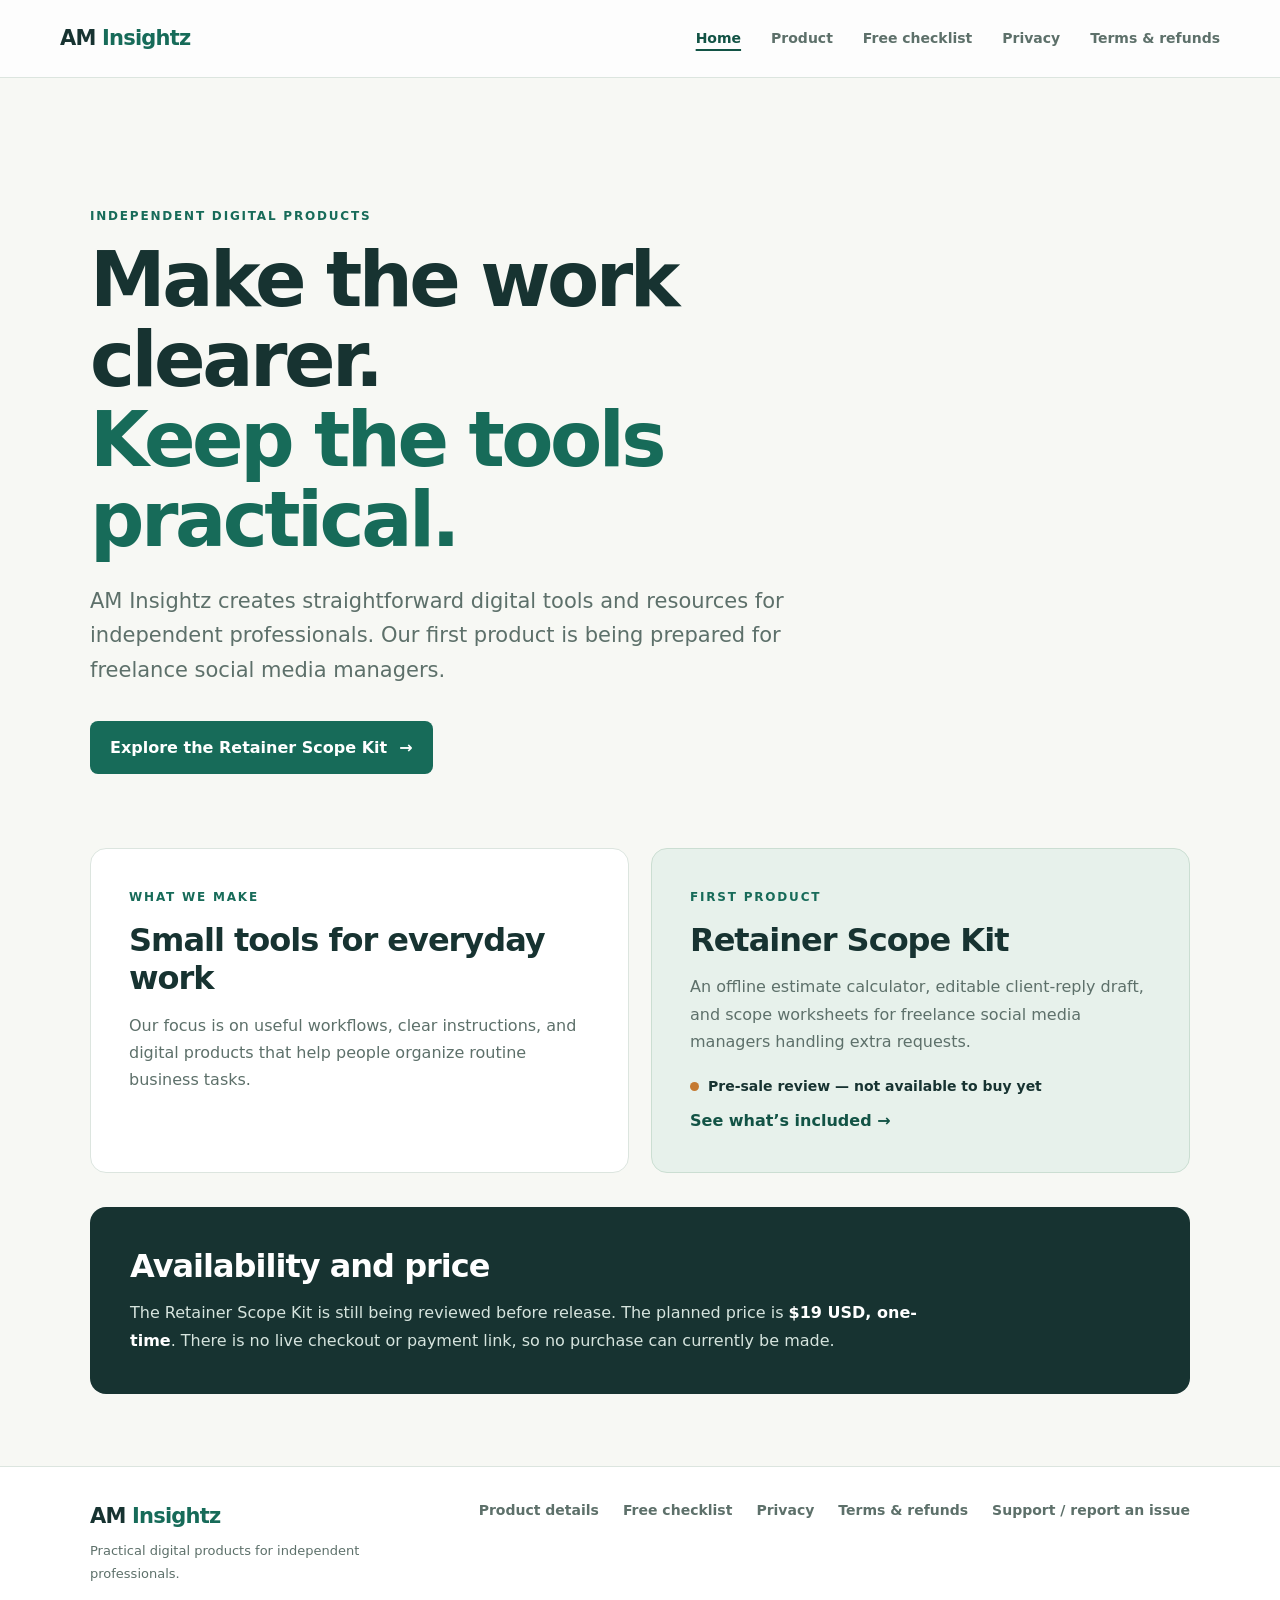
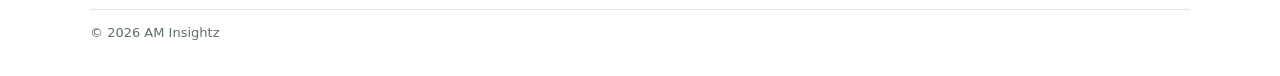
<file: index.html>
<!doctype html>
<html lang="en">
<head>
  <meta charset="utf-8">
  <meta name="viewport" content="width=device-width, initial-scale=1">
  <meta name="description" content="AM Insightz develops practical digital products for independent professionals. Explore the Retainer Scope Kit for freelance social media managers.">
  <meta name="theme-color" content="#f7f8f4">
  <title>AM Insightz — Practical digital tools</title>
  <link rel="stylesheet" href="assets/site.css">
</head>
<body>
  <a class="skip-link" href="#main">Skip to content</a>
  <header class="site-header">
    <a class="wordmark" href="index.html" aria-label="AM Insightz home">AM <span>Insightz</span></a>
    <nav aria-label="Main navigation">
      <a href="index.html" aria-current="page">Home</a>
      <a href="product.html">Product</a>
      <a href="checklist.html">Free checklist</a><a href="privacy.html">Privacy</a>
      <a href="terms.html">Terms &amp; refunds</a>
    </nav>
  </header>
  <main id="main">
    <section class="hero">
      <p class="eyebrow">Independent digital products</p>
      <h1>Make the work clearer.<br><span>Keep the tools practical.</span></h1>
      <p class="lead">AM Insightz creates straightforward digital tools and resources for independent professionals. Our first product is being prepared for freelance social media managers.</p>
      <a class="button" href="product.html">Explore the Retainer Scope Kit <span aria-hidden="true">→</span></a>
    </section>
    <section class="section-grid" aria-label="About AM Insightz">
      <article class="info-card">
        <p class="eyebrow">What we make</p>
        <h2>Small tools for everyday work</h2>
        <p>Our focus is on useful workflows, clear instructions, and digital products that help people organize routine business tasks.</p>
      </article>
      <article class="info-card accent-card">
        <p class="eyebrow">First product</p>
        <h2>Retainer Scope Kit</h2>
        <p>An offline estimate calculator, editable client-reply draft, and scope worksheets for freelance social media managers handling extra requests.</p>
        <p class="availability"><span class="status-dot" aria-hidden="true"></span> Pre-sale review — not available to buy yet</p>
        <a class="text-link" href="product.html">See what’s included <span aria-hidden="true">→</span></a>
      </article>
    </section>
    <section class="note-band">
      <h2>Availability and price</h2>
      <p>The Retainer Scope Kit is still being reviewed before release. The planned price is <strong>$19 USD, one-time</strong>. There is no live checkout or payment link, so no purchase can currently be made.</p>
    </section>
  </main>
  <footer class="site-footer">
    <div><a class="wordmark footer-mark" href="index.html">AM <span>Insightz</span></a><p>Practical digital products for independent professionals.</p></div>
    <div class="footer-links"><a href="product.html">Product details</a><a href="checklist.html">Free checklist</a><a href="privacy.html">Privacy</a><a href="terms.html">Terms &amp; refunds</a><a href="https://github.com/ADINIMOHITHA/aminsightz-site/issues">Support / report an issue</a></div>
    <p class="copyright">© 2026 AM Insightz</p>
  </footer>
</body>
</html>
</file>
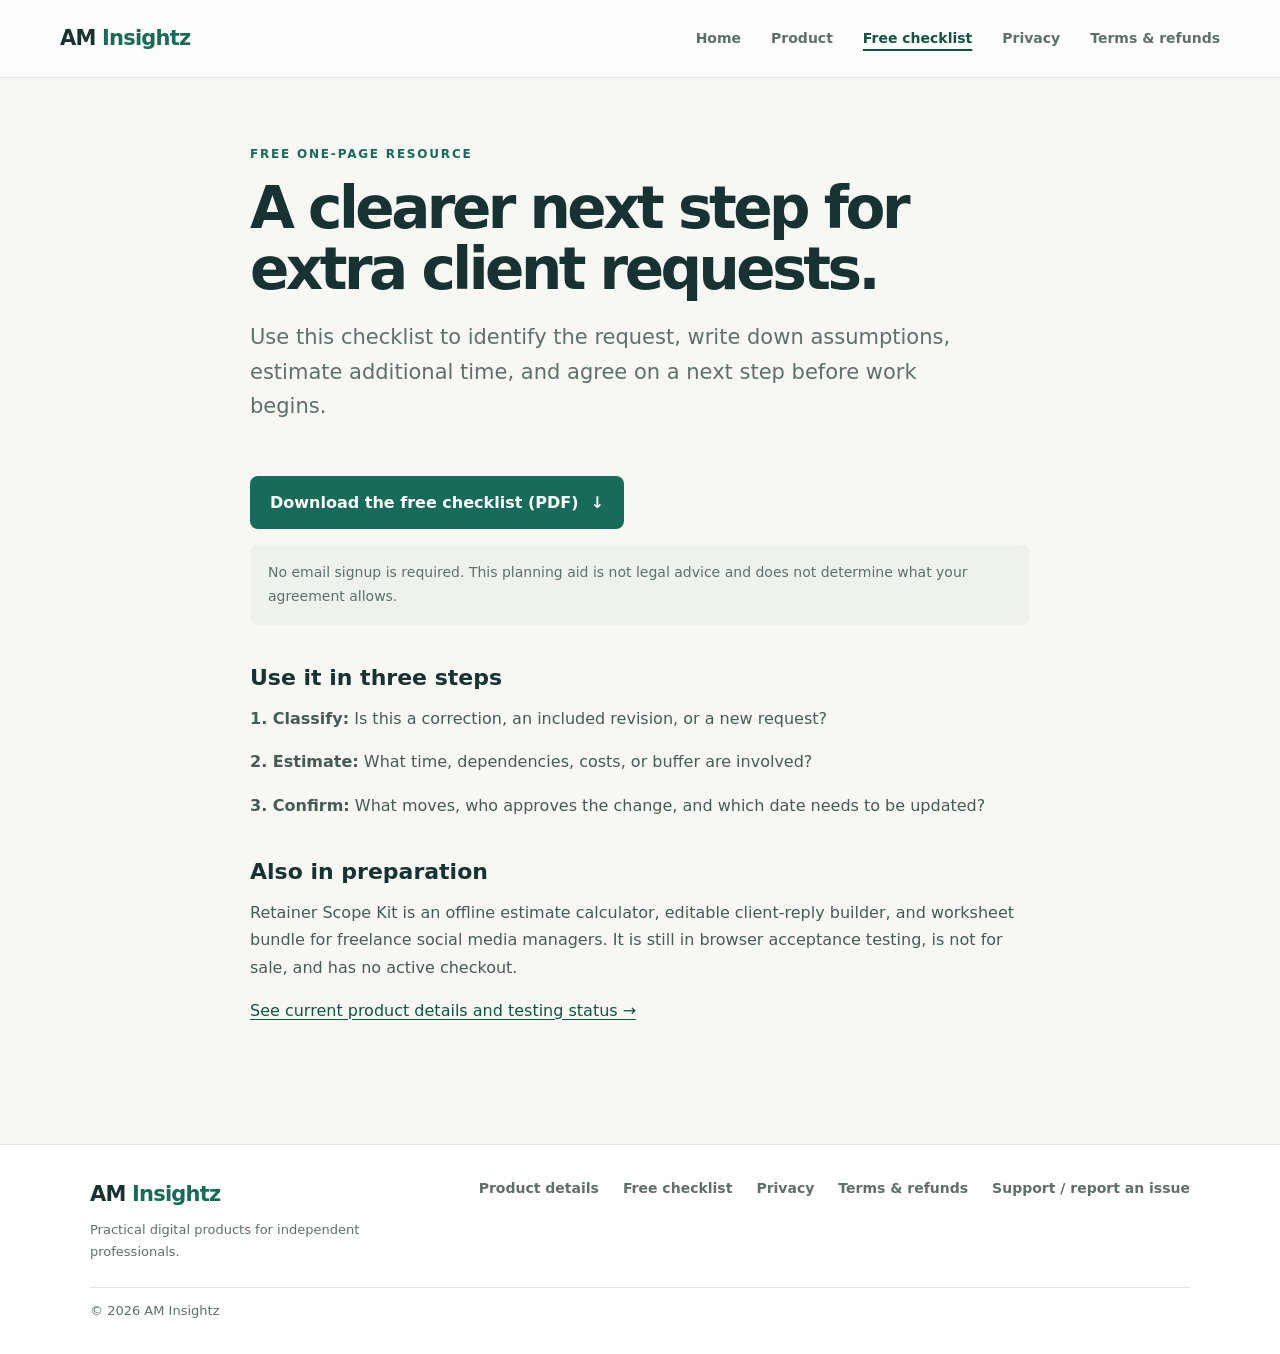
<file: checklist.html>
<!doctype html>
<html lang="en">
<head>
  <meta charset="utf-8">
  <meta name="viewport" content="width=device-width, initial-scale=1">
  <meta name="description" content="Download the free Retainer Scope Quick Checklist from AM Insightz, a one-page planning aid for freelance social media managers handling extra client requests.">
  <meta name="theme-color" content="#f7f8f4">
  <title>Free Scope-Change Checklist — AM Insightz</title>
  <link rel="stylesheet" href="assets/site.css">
</head>
<body>
  <a class="skip-link" href="#main">Skip to content</a>
  <header class="site-header">
    <a class="wordmark" href="index.html" aria-label="AM Insightz home">AM <span>Insightz</span></a>
    <nav aria-label="Main navigation"><a href="index.html">Home</a><a href="product.html">Product</a><a href="checklist.html" aria-current="page">Free checklist</a><a href="privacy.html">Privacy</a><a href="terms.html">Terms &amp; refunds</a></nav>
  </header>
  <main id="main" class="policy-page">
    <p class="eyebrow">Free one-page resource</p>
    <h1>A clearer next step for extra client requests.</h1>
    <p class="lead">Use this checklist to identify the request, write down assumptions, estimate additional time, and agree on a next step before work begins.</p>
    <p><a class="button" href="assets/Retainer-Scope-Quick-Checklist.pdf" download>Download the free checklist (PDF) <span aria-hidden="true">↓</span></a></p>
    <p class="draft-note">No email signup is required. This planning aid is not legal advice and does not determine what your agreement allows.</p>
    <section><h2>Use it in three steps</h2><p><strong>1. Classify:</strong> Is this a correction, an included revision, or a new request?</p><p><strong>2. Estimate:</strong> What time, dependencies, costs, or buffer are involved?</p><p><strong>3. Confirm:</strong> What moves, who approves the change, and which date needs to be updated?</p></section>
    <section><h2>Also in preparation</h2><p>Retainer Scope Kit is an offline estimate calculator, editable client-reply builder, and worksheet bundle for freelance social media managers. It is still in browser acceptance testing, is not for sale, and has no active checkout.</p><p><a href="product.html">See current product details and testing status →</a></p></section>
  </main>
  <footer class="site-footer">
    <div><a class="wordmark footer-mark" href="index.html">AM <span>Insightz</span></a><p>Practical digital products for independent professionals.</p></div>
    <div class="footer-links"><a href="product.html">Product details</a><a href="checklist.html">Free checklist</a><a href="privacy.html">Privacy</a><a href="terms.html">Terms &amp; refunds</a><a href="https://github.com/ADINIMOHITHA/aminsightz-site/issues">Support / report an issue</a></div>
    <p class="copyright">© 2026 AM Insightz</p>
  </footer>
</body>
</html>
</file>
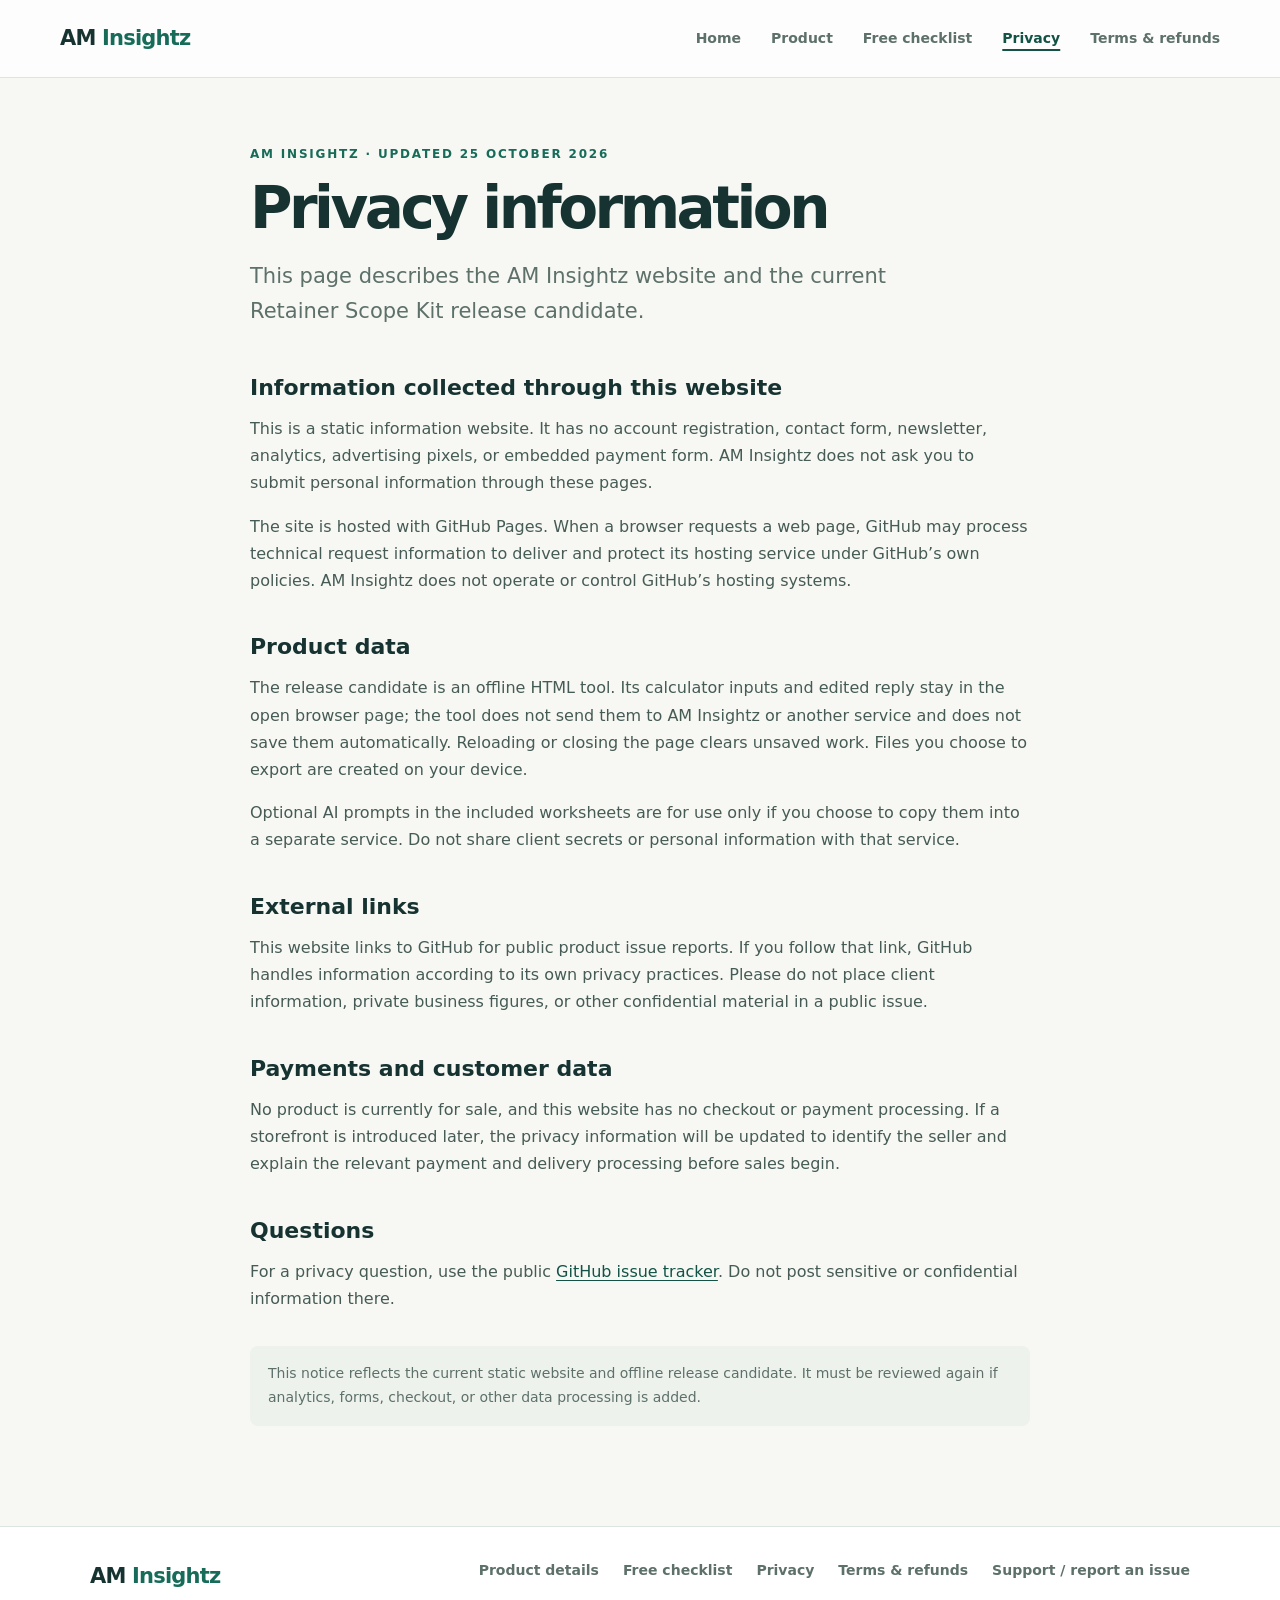
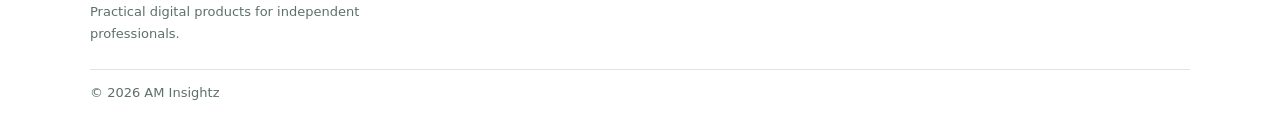
<file: privacy.html>
<!doctype html>
<html lang="en">
<head>
  <meta charset="utf-8">
  <meta name="viewport" content="width=device-width, initial-scale=1">
  <meta name="description" content="AM Insightz privacy information for this static website and the offline Retainer Scope Kit release candidate.">
  <meta name="theme-color" content="#f7f8f4">
  <title>Privacy — AM Insightz</title>
  <link rel="stylesheet" href="assets/site.css">
</head>
<body>
  <a class="skip-link" href="#main">Skip to content</a>
  <header class="site-header"><a class="wordmark" href="index.html" aria-label="AM Insightz home">AM <span>Insightz</span></a><nav aria-label="Main navigation"><a href="index.html">Home</a><a href="product.html">Product</a><a href="checklist.html">Free checklist</a><a href="privacy.html" aria-current="page">Privacy</a><a href="terms.html">Terms &amp; refunds</a></nav></header>
  <main id="main" class="policy-page">
    <p class="eyebrow">AM Insightz · Updated 25 October 2026</p>
    <h1>Privacy information</h1>
    <p class="lead">This page describes the AM Insightz website and the current Retainer Scope Kit release candidate.</p>
    <section><h2>Information collected through this website</h2><p>This is a static information website. It has no account registration, contact form, newsletter, analytics, advertising pixels, or embedded payment form. AM Insightz does not ask you to submit personal information through these pages.</p><p>The site is hosted with GitHub Pages. When a browser requests a web page, GitHub may process technical request information to deliver and protect its hosting service under GitHub’s own policies. AM Insightz does not operate or control GitHub’s hosting systems.</p></section>
    <section><h2>Product data</h2><p>The release candidate is an offline HTML tool. Its calculator inputs and edited reply stay in the open browser page; the tool does not send them to AM Insightz or another service and does not save them automatically. Reloading or closing the page clears unsaved work. Files you choose to export are created on your device.</p><p>Optional AI prompts in the included worksheets are for use only if you choose to copy them into a separate service. Do not share client secrets or personal information with that service.</p></section>
    <section><h2>External links</h2><p>This website links to GitHub for public product issue reports. If you follow that link, GitHub handles information according to its own privacy practices. Please do not place client information, private business figures, or other confidential material in a public issue.</p></section>
    <section><h2>Payments and customer data</h2><p>No product is currently for sale, and this website has no checkout or payment processing. If a storefront is introduced later, the privacy information will be updated to identify the seller and explain the relevant payment and delivery processing before sales begin.</p></section>
    <section><h2>Questions</h2><p>For a privacy question, use the public <a href="https://github.com/ADINIMOHITHA/aminsightz-site/issues">GitHub issue tracker</a>. Do not post sensitive or confidential information there.</p></section>
    <p class="draft-note">This notice reflects the current static website and offline release candidate. It must be reviewed again if analytics, forms, checkout, or other data processing is added.</p>
  </main>
  <footer class="site-footer"><div><a class="wordmark footer-mark" href="index.html">AM <span>Insightz</span></a><p>Practical digital products for independent professionals.</p></div><div class="footer-links"><a href="product.html">Product details</a><a href="checklist.html">Free checklist</a><a href="privacy.html">Privacy</a><a href="terms.html">Terms &amp; refunds</a><a href="https://github.com/ADINIMOHITHA/aminsightz-site/issues">Support / report an issue</a></div><p class="copyright">© 2026 AM Insightz</p></footer>
</body>
</html>
</file>
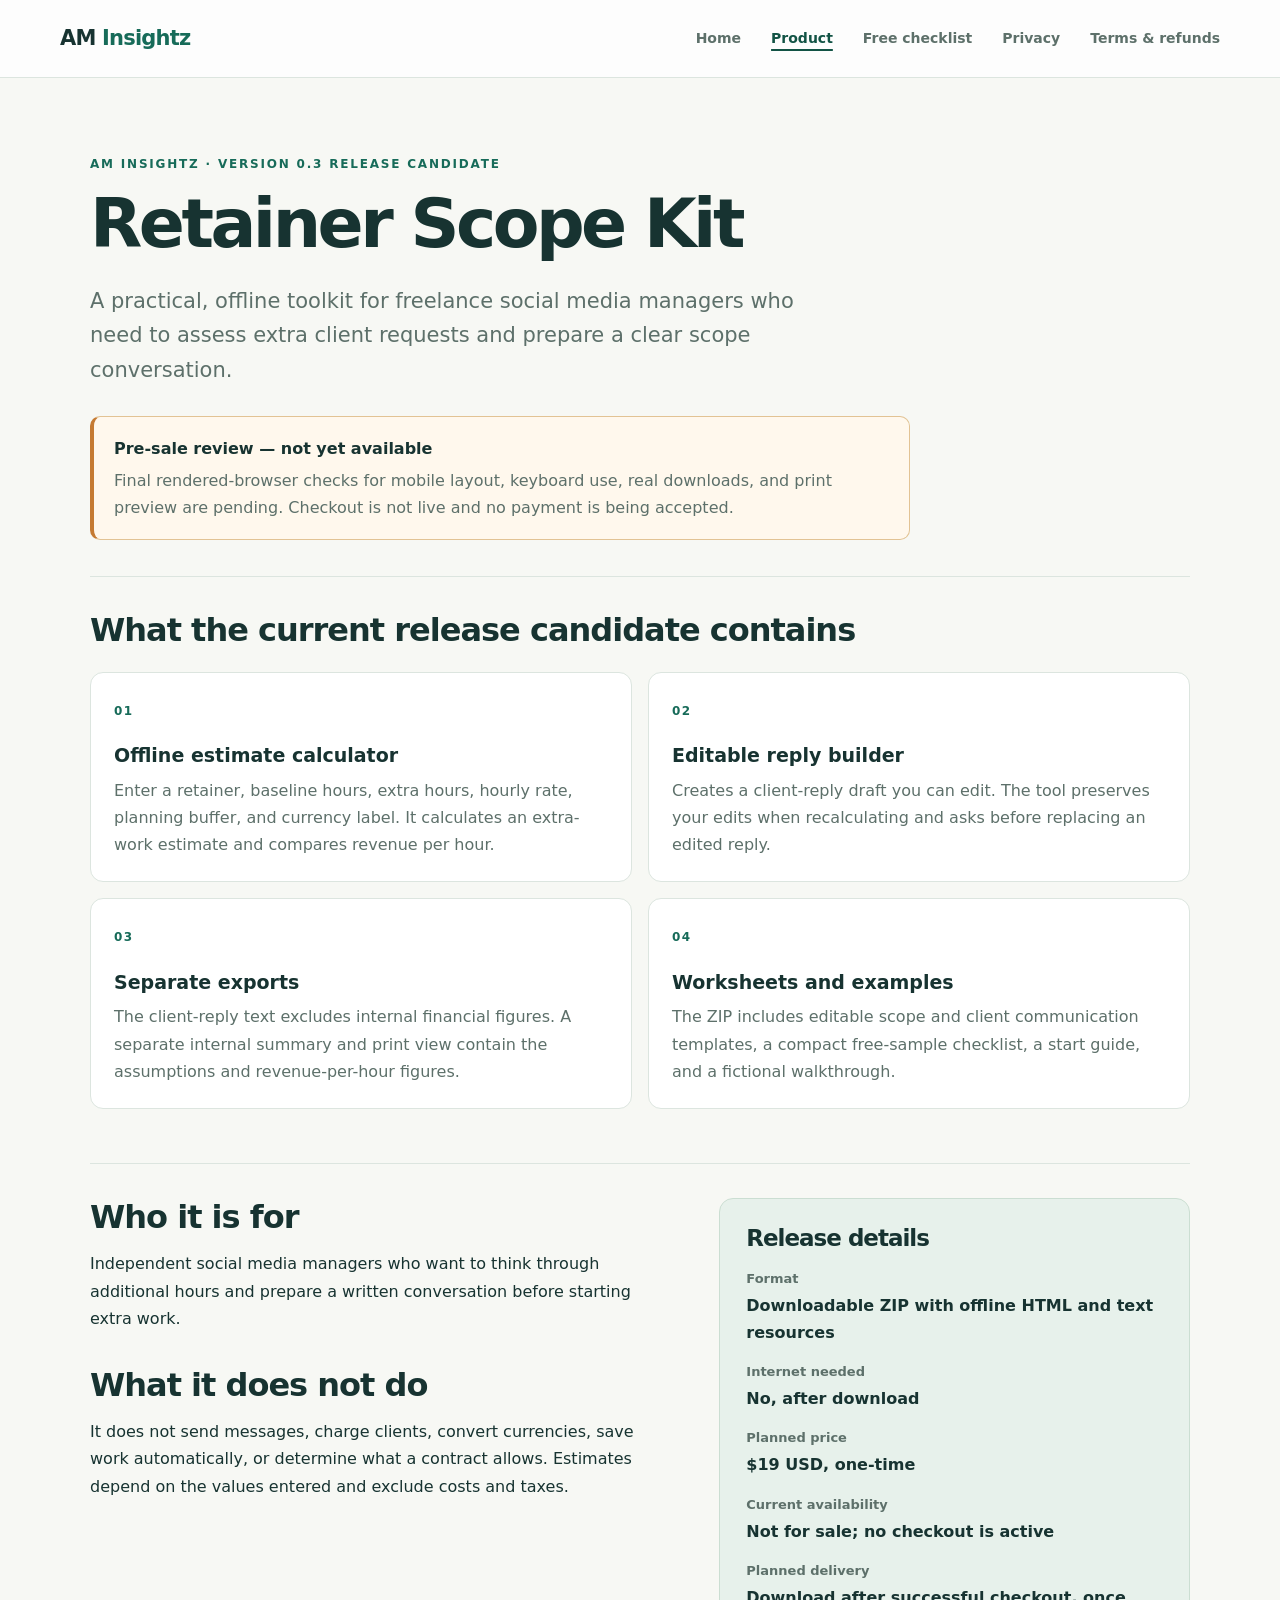
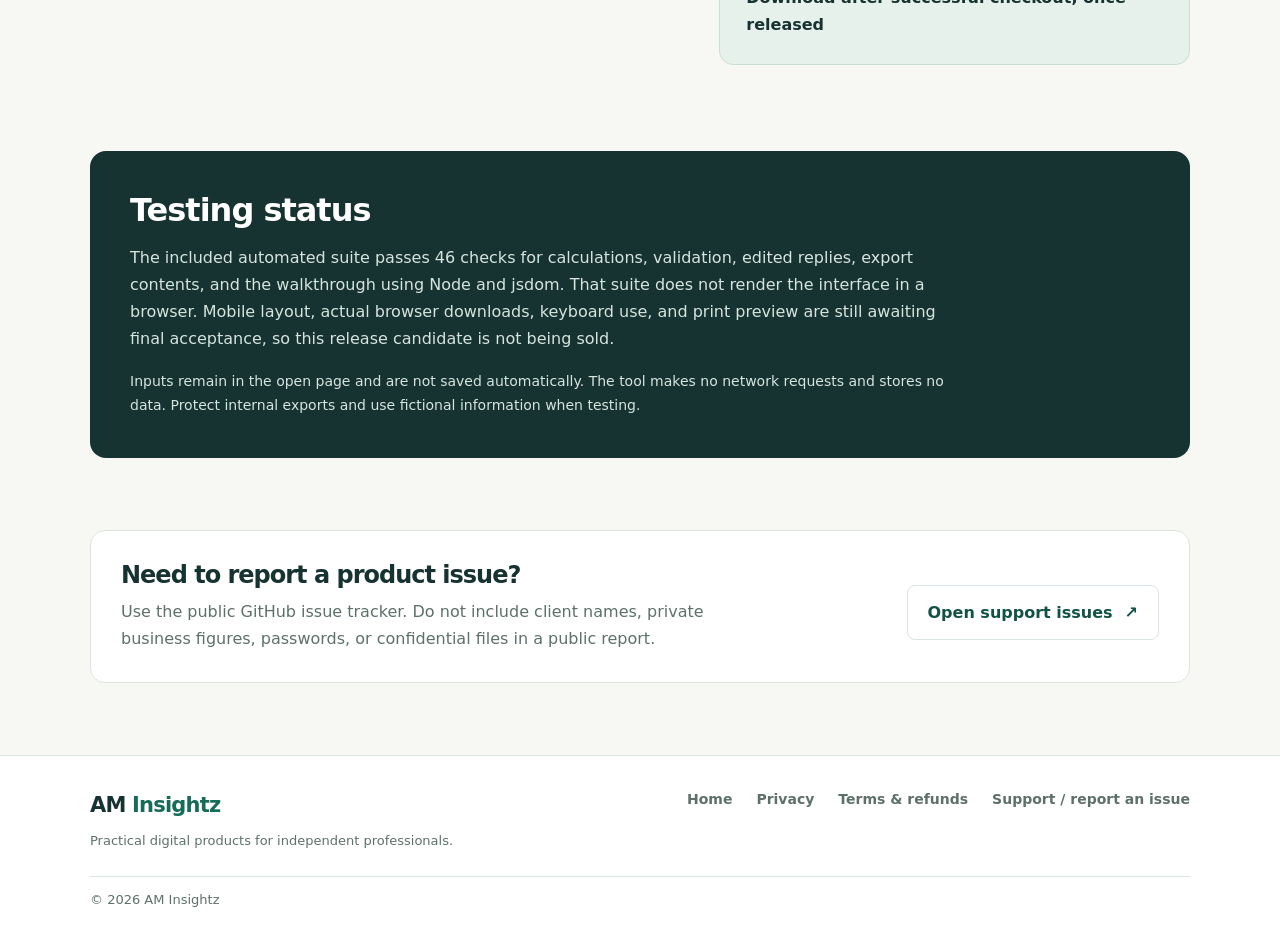
<file: product.html>
<!doctype html>
<html lang="en">
<head>
  <meta charset="utf-8">
  <meta name="viewport" content="width=device-width, initial-scale=1">
  <meta name="description" content="The Retainer Scope Kit is an offline calculator and template bundle in pre-sale review for freelance social media managers.">
  <meta name="theme-color" content="#f7f8f4">
  <title>Retainer Scope Kit — AM Insightz</title>
  <link rel="stylesheet" href="assets/site.css">
</head>
<body>
  <a class="skip-link" href="#main">Skip to content</a>
  <header class="site-header">
    <a class="wordmark" href="index.html" aria-label="AM Insightz home">AM <span>Insightz</span></a>
    <nav aria-label="Main navigation"><a href="index.html">Home</a><a href="product.html" aria-current="page">Product</a><a href="checklist.html">Free checklist</a><a href="privacy.html">Privacy</a><a href="terms.html">Terms &amp; refunds</a></nav>
  </header>
  <main id="main">
    <section class="product-hero">
      <p class="eyebrow">AM Insightz · Version 0.3 release candidate</p>
      <h1>Retainer Scope Kit</h1>
      <p class="lead">A practical, offline toolkit for freelance social media managers who need to assess extra client requests and prepare a clear scope conversation.</p>
      <div class="status-box"><strong>Pre-sale review — not yet available</strong><span>Final rendered-browser checks for mobile layout, keyboard use, real downloads, and print preview are pending. Checkout is not live and no payment is being accepted.</span></div>
    </section>
    <section class="content-section">
      <h2>What the current release candidate contains</h2>
      <div class="feature-grid">
        <article class="feature"><span class="feature-number">01</span><h3>Offline estimate calculator</h3><p>Enter a retainer, baseline hours, extra hours, hourly rate, planning buffer, and currency label. It calculates an extra-work estimate and compares revenue per hour.</p></article>
        <article class="feature"><span class="feature-number">02</span><h3>Editable reply builder</h3><p>Creates a client-reply draft you can edit. The tool preserves your edits when recalculating and asks before replacing an edited reply.</p></article>
        <article class="feature"><span class="feature-number">03</span><h3>Separate exports</h3><p>The client-reply text excludes internal financial figures. A separate internal summary and print view contain the assumptions and revenue-per-hour figures.</p></article>
        <article class="feature"><span class="feature-number">04</span><h3>Worksheets and examples</h3><p>The ZIP includes editable scope and client communication templates, a compact free-sample checklist, a start guide, and a fictional walkthrough.</p></article>
      </div>
    </section>
    <section class="content-section split-section">
      <div><h2>Who it is for</h2><p>Independent social media managers who want to think through additional hours and prepare a written conversation before starting extra work.</p><h2>What it does not do</h2><p>It does not send messages, charge clients, convert currencies, save work automatically, or determine what a contract allows. Estimates depend on the values entered and exclude costs and taxes.</p></div>
      <aside class="details-card"><h2>Release details</h2><dl><dt>Format</dt><dd>Downloadable ZIP with offline HTML and text resources</dd><dt>Internet needed</dt><dd>No, after download</dd><dt>Planned price</dt><dd>$19 USD, one-time</dd><dt>Current availability</dt><dd>Not for sale; no checkout is active</dd><dt>Planned delivery</dt><dd>Download after successful checkout, once released</dd></dl></aside>
    </section>
    <section class="note-band">
      <h2>Testing status</h2>
      <p>The included automated suite passes 46 checks for calculations, validation, edited replies, export contents, and the walkthrough using Node and jsdom. That suite does not render the interface in a browser. Mobile layout, actual browser downloads, keyboard use, and print preview are still awaiting final acceptance, so this release candidate is not being sold.</p>
      <p class="small-note">Inputs remain in the open page and are not saved automatically. The tool makes no network requests and stores no data. Protect internal exports and use fictional information when testing.</p>
    </section>
    <section class="support-strip"><div><h2>Need to report a product issue?</h2><p>Use the public GitHub issue tracker. Do not include client names, private business figures, passwords, or confidential files in a public report.</p></div><a class="button button-secondary" href="https://github.com/ADINIMOHITHA/aminsightz-site/issues">Open support issues <span aria-hidden="true">↗</span></a></section>
  </main>
  <footer class="site-footer">
    <div><a class="wordmark footer-mark" href="index.html">AM <span>Insightz</span></a><p>Practical digital products for independent professionals.</p></div>
    <div class="footer-links"><a href="index.html">Home</a><a href="privacy.html">Privacy</a><a href="terms.html">Terms &amp; refunds</a><a href="https://github.com/ADINIMOHITHA/aminsightz-site/issues">Support / report an issue</a></div>
    <p class="copyright">© 2026 AM Insightz</p>
  </footer>
</body>
</html>
</file>
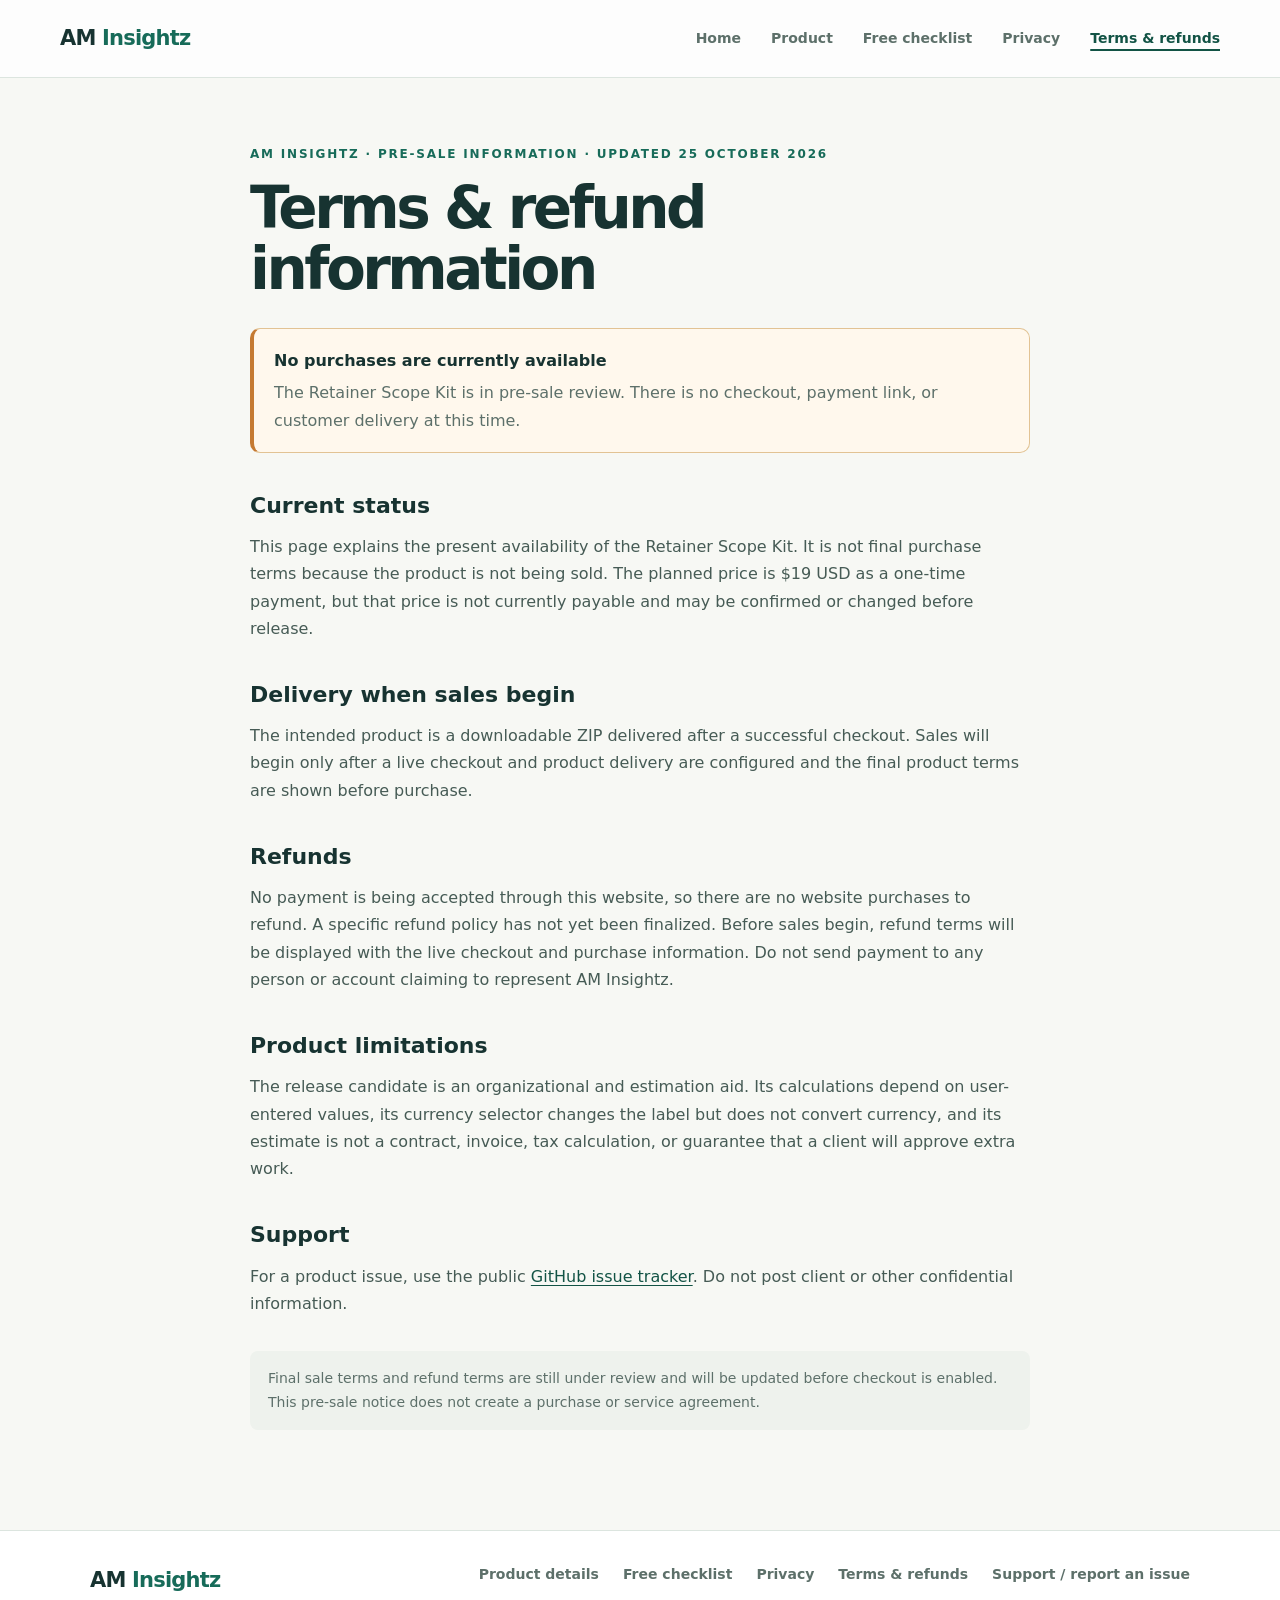
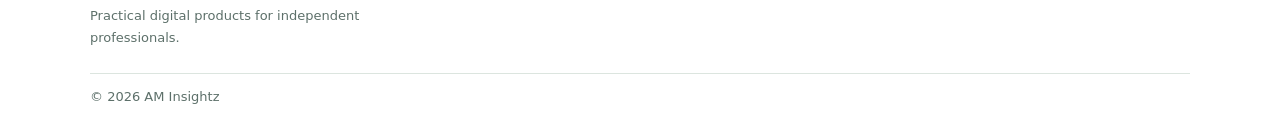
<file: terms.html>
<!doctype html>
<html lang="en">
<head>
  <meta charset="utf-8">
  <meta name="viewport" content="width=device-width, initial-scale=1">
  <meta name="description" content="Current pre-sale availability and refund information for AM Insightz products.">
  <meta name="theme-color" content="#f7f8f4">
  <title>Terms &amp; refunds — AM Insightz</title>
  <link rel="stylesheet" href="assets/site.css">
</head>
<body>
  <a class="skip-link" href="#main">Skip to content</a>
  <header class="site-header"><a class="wordmark" href="index.html" aria-label="AM Insightz home">AM <span>Insightz</span></a><nav aria-label="Main navigation"><a href="index.html">Home</a><a href="product.html">Product</a><a href="checklist.html">Free checklist</a><a href="privacy.html">Privacy</a><a href="terms.html" aria-current="page">Terms &amp; refunds</a></nav></header>
  <main id="main" class="policy-page">
    <p class="eyebrow">AM Insightz · Pre-sale information · Updated 25 October 2026</p>
    <h1>Terms &amp; refund information</h1>
    <div class="status-box"><strong>No purchases are currently available</strong><span>The Retainer Scope Kit is in pre-sale review. There is no checkout, payment link, or customer delivery at this time.</span></div>
    <section><h2>Current status</h2><p>This page explains the present availability of the Retainer Scope Kit. It is not final purchase terms because the product is not being sold. The planned price is $19 USD as a one-time payment, but that price is not currently payable and may be confirmed or changed before release.</p></section>
    <section><h2>Delivery when sales begin</h2><p>The intended product is a downloadable ZIP delivered after a successful checkout. Sales will begin only after a live checkout and product delivery are configured and the final product terms are shown before purchase.</p></section>
    <section><h2>Refunds</h2><p>No payment is being accepted through this website, so there are no website purchases to refund. A specific refund policy has not yet been finalized. Before sales begin, refund terms will be displayed with the live checkout and purchase information. Do not send payment to any person or account claiming to represent AM Insightz.</p></section>
    <section><h2>Product limitations</h2><p>The release candidate is an organizational and estimation aid. Its calculations depend on user-entered values, its currency selector changes the label but does not convert currency, and its estimate is not a contract, invoice, tax calculation, or guarantee that a client will approve extra work.</p></section>
    <section><h2>Support</h2><p>For a product issue, use the public <a href="https://github.com/ADINIMOHITHA/aminsightz-site/issues">GitHub issue tracker</a>. Do not post client or other confidential information.</p></section>
    <p class="draft-note">Final sale terms and refund terms are still under review and will be updated before checkout is enabled. This pre-sale notice does not create a purchase or service agreement.</p>
  </main>
  <footer class="site-footer"><div><a class="wordmark footer-mark" href="index.html">AM <span>Insightz</span></a><p>Practical digital products for independent professionals.</p></div><div class="footer-links"><a href="product.html">Product details</a><a href="checklist.html">Free checklist</a><a href="privacy.html">Privacy</a><a href="terms.html">Terms &amp; refunds</a><a href="https://github.com/ADINIMOHITHA/aminsightz-site/issues">Support / report an issue</a></div><p class="copyright">© 2026 AM Insightz</p></footer>
</body>
</html>
</file>
<file: assets/site.css>
:root {
  color-scheme: light;
  --ink: #173331;
  --muted: #5d706a;
  --brand: #176b59;
  --brand-deep: #125345;
  --mint: #e7f1eb;
  --paper: #f7f8f4;
  --white: #fff;
  --line: #dce5df;
  --gold: #c57a32;
}
* { box-sizing: border-box; }
html { scroll-behavior: smooth; }
body { margin: 0; background: var(--paper); color: var(--ink); font: 16px/1.7 system-ui, -apple-system, BlinkMacSystemFont, "Segoe UI", sans-serif; }
a { color: var(--brand-deep); text-underline-offset: 3px; }
a:hover { color: #0b3f34; }
:focus-visible { outline: 3px solid var(--gold); outline-offset: 4px; }
.skip-link { position: absolute; left: 1rem; top: -5rem; z-index: 5; background: var(--white); padding: .6rem 1rem; border-radius: .5rem; }
.skip-link:focus { top: 1rem; }
.site-header { min-height: 78px; display: flex; justify-content: space-between; align-items: center; gap: 24px; padding: 16px max(24px, calc((100% - 1160px) / 2)); border-bottom: 1px solid var(--line); background: rgba(255,255,255,.8); }
.wordmark { color: var(--ink); text-decoration: none; font-size: 21px; font-weight: 800; letter-spacing: -.8px; white-space: nowrap; }
.wordmark span { color: var(--brand); }
nav { display: flex; align-items: center; gap: clamp(14px, 2.5vw, 30px); flex-wrap: wrap; }
nav a, .footer-links a { color: var(--muted); font-size: 14px; font-weight: 600; text-decoration: none; }
nav a[aria-current="page"] { color: var(--brand-deep); text-decoration: underline; text-decoration-thickness: 2px; text-underline-offset: 6px; }
main { width: min(1100px, calc(100% - 48px)); margin: 0 auto; }
.hero { padding: clamp(64px, 11vw, 128px) 0 74px; max-width: 850px; }
.eyebrow { color: var(--brand); font-size: 12px; font-weight: 800; letter-spacing: 1.8px; margin: 0 0 14px; text-transform: uppercase; }
h1, h2, h3, p { margin-top: 0; }
h1 { font-size: clamp(42px, 7vw, 76px); letter-spacing: -3.5px; line-height: 1.05; margin-bottom: 24px; }
h1 span { color: var(--brand); }
.lead { max-width: 720px; color: var(--muted); font-size: clamp(18px, 2.2vw, 21px); line-height: 1.65; }
.button { display: inline-flex; align-items: center; gap: 12px; margin-top: 12px; padding: 13px 20px; border-radius: 8px; background: var(--brand); color: var(--white); text-decoration: none; font-weight: 700; transition: background .15s ease, transform .15s ease; }
.button:hover { background: var(--brand-deep); color: var(--white); transform: translateY(-1px); }
.button-secondary { background: var(--white); color: var(--brand-deep); border: 1px solid var(--line); }
.button-secondary:hover { background: var(--mint); color: var(--brand-deep); }
.section-grid { display: grid; grid-template-columns: 1fr 1fr; gap: 22px; margin-bottom: 34px; }
.info-card { padding: clamp(24px, 4vw, 38px); border: 1px solid var(--line); border-radius: 16px; background: var(--white); }
.info-card h2, .content-section h2, .note-band h2, .support-strip h2 { font-size: clamp(24px, 3vw, 32px); letter-spacing: -1px; line-height: 1.2; margin-bottom: 14px; }
.info-card p:not(.eyebrow), .feature p, .content-section > p { color: var(--muted); }
.accent-card { background: var(--mint); border-color: #cbded2; }
.availability { display: flex; align-items: center; gap: 9px; font-size: 14px; font-weight: 700; color: var(--ink) !important; margin: 20px 0 8px; }
.status-dot { display: inline-block; width: 9px; height: 9px; border-radius: 50%; background: var(--gold); }
.text-link { font-weight: 750; text-decoration: none; }
.note-band { margin: 32px 0 72px; padding: clamp(24px, 4vw, 40px); background: #173331; color: var(--white); border-radius: 16px; }
.note-band p { color: #d6e4de; max-width: 820px; margin-bottom: 0; }
.note-band strong { color: var(--white); }
.product-hero { padding: 76px 0 36px; max-width: 820px; }
.product-hero h1 { font-size: clamp(42px, 6.5vw, 68px); }
.status-box { display: grid; gap: 5px; margin: 28px 0 0; padding: 18px 20px; border: 1px solid #e2c394; border-left: 4px solid var(--gold); border-radius: 10px; background: #fff8ed; color: var(--ink); }
.status-box span { color: var(--muted); }
.content-section { padding: 34px 0 54px; border-top: 1px solid var(--line); }
.feature-grid { display: grid; grid-template-columns: 1fr 1fr; gap: 16px; margin-top: 22px; }
.feature { min-height: 190px; padding: 23px; border: 1px solid var(--line); border-radius: 13px; background: var(--white); }
.feature-number { display: inline-block; margin-bottom: 22px; color: var(--brand); font-size: 12px; font-weight: 800; letter-spacing: 1.3px; }
.feature h3 { font-size: 19px; line-height: 1.3; margin-bottom: 9px; }
.feature p { margin-bottom: 0; }
.split-section { display: grid; grid-template-columns: 1.1fr .9fr; gap: 54px; }
.split-section h2:not(:first-child) { margin-top: 34px; }
.details-card { align-self: start; padding: 26px; background: var(--mint); border: 1px solid #cbded2; border-radius: 14px; }
.details-card h2 { font-size: 23px; }
dl { margin: 0; }
dt { margin-top: 15px; color: var(--muted); font-size: 13px; font-weight: 700; }
dd { margin: 2px 0 0; font-weight: 650; }
.small-note { padding-top: 18px; font-size: 14px; }
.support-strip { display: flex; align-items: center; justify-content: space-between; gap: 28px; margin-bottom: 72px; padding: 30px; border: 1px solid var(--line); border-radius: 15px; background: var(--white); }
.support-strip h2 { font-size: 24px; margin-bottom: 8px; }
.support-strip p { color: var(--muted); margin-bottom: 0; max-width: 650px; }
.policy-page { max-width: 780px; padding: 66px 0 86px; }
.policy-page h1 { font-size: clamp(38px, 6vw, 58px); margin-bottom: 20px; }
.policy-page .lead { margin-bottom: 40px; }
.policy-page section { margin: 34px 0; }
.policy-page section h2 { font-size: 22px; margin-bottom: 9px; }
.policy-page section p { color: #465b55; }
.draft-note { padding: 16px 18px; border-radius: 8px; background: #eef2ed; color: var(--muted); font-size: 14px; }
.site-footer { display: grid; grid-template-columns: 1fr auto; align-items: start; gap: 18px 40px; padding: 32px max(24px, calc((100% - 1100px) / 2)); border-top: 1px solid var(--line); background: var(--white); }
.footer-mark { display: inline-block; }
.site-footer p { color: var(--muted); font-size: 13px; margin: 6px 0 0; }
.footer-links { display: flex; flex-wrap: wrap; gap: 12px 24px; justify-content: flex-end; }
.copyright { grid-column: 1 / -1; padding-top: 12px; border-top: 1px solid var(--line); }
@media (max-width: 700px) {
  .site-header { padding: 15px 20px; min-height: 0; align-items: flex-start; flex-direction: column; gap: 13px; }
  nav { gap: 14px 20px; }
  nav a { font-size: 13px; }
  main { width: min(100% - 36px, 1100px); }
  .hero { padding: 58px 0 48px; }
  h1 { letter-spacing: -2.2px; }
  .section-grid, .feature-grid, .split-section { grid-template-columns: 1fr; }
  .section-grid { gap: 14px; }
  .note-band { margin: 24px 0 52px; }
  .product-hero { padding-top: 54px; }
  .feature { min-height: 0; }
  .split-section { gap: 24px; }
  .support-strip { align-items: flex-start; flex-direction: column; margin-bottom: 52px; padding: 23px; }
  .site-footer { grid-template-columns: 1fr; padding: 26px 20px; }
  .footer-links { justify-content: flex-start; }
  .copyright { grid-column: auto; }
}
@media (max-width: 390px) {
  main { width: calc(100% - 32px); }
  nav { gap: 9px 14px; }
  nav a { font-size: 12px; }
  .button { padding: 12px 15px; font-size: 14px; }
  .site-footer { padding-right: 16px; padding-left: 16px; }
}
@media (prefers-reduced-motion: reduce) { html { scroll-behavior: auto; } *, *::before, *::after { transition-duration: .01ms !important; } }
</file>
